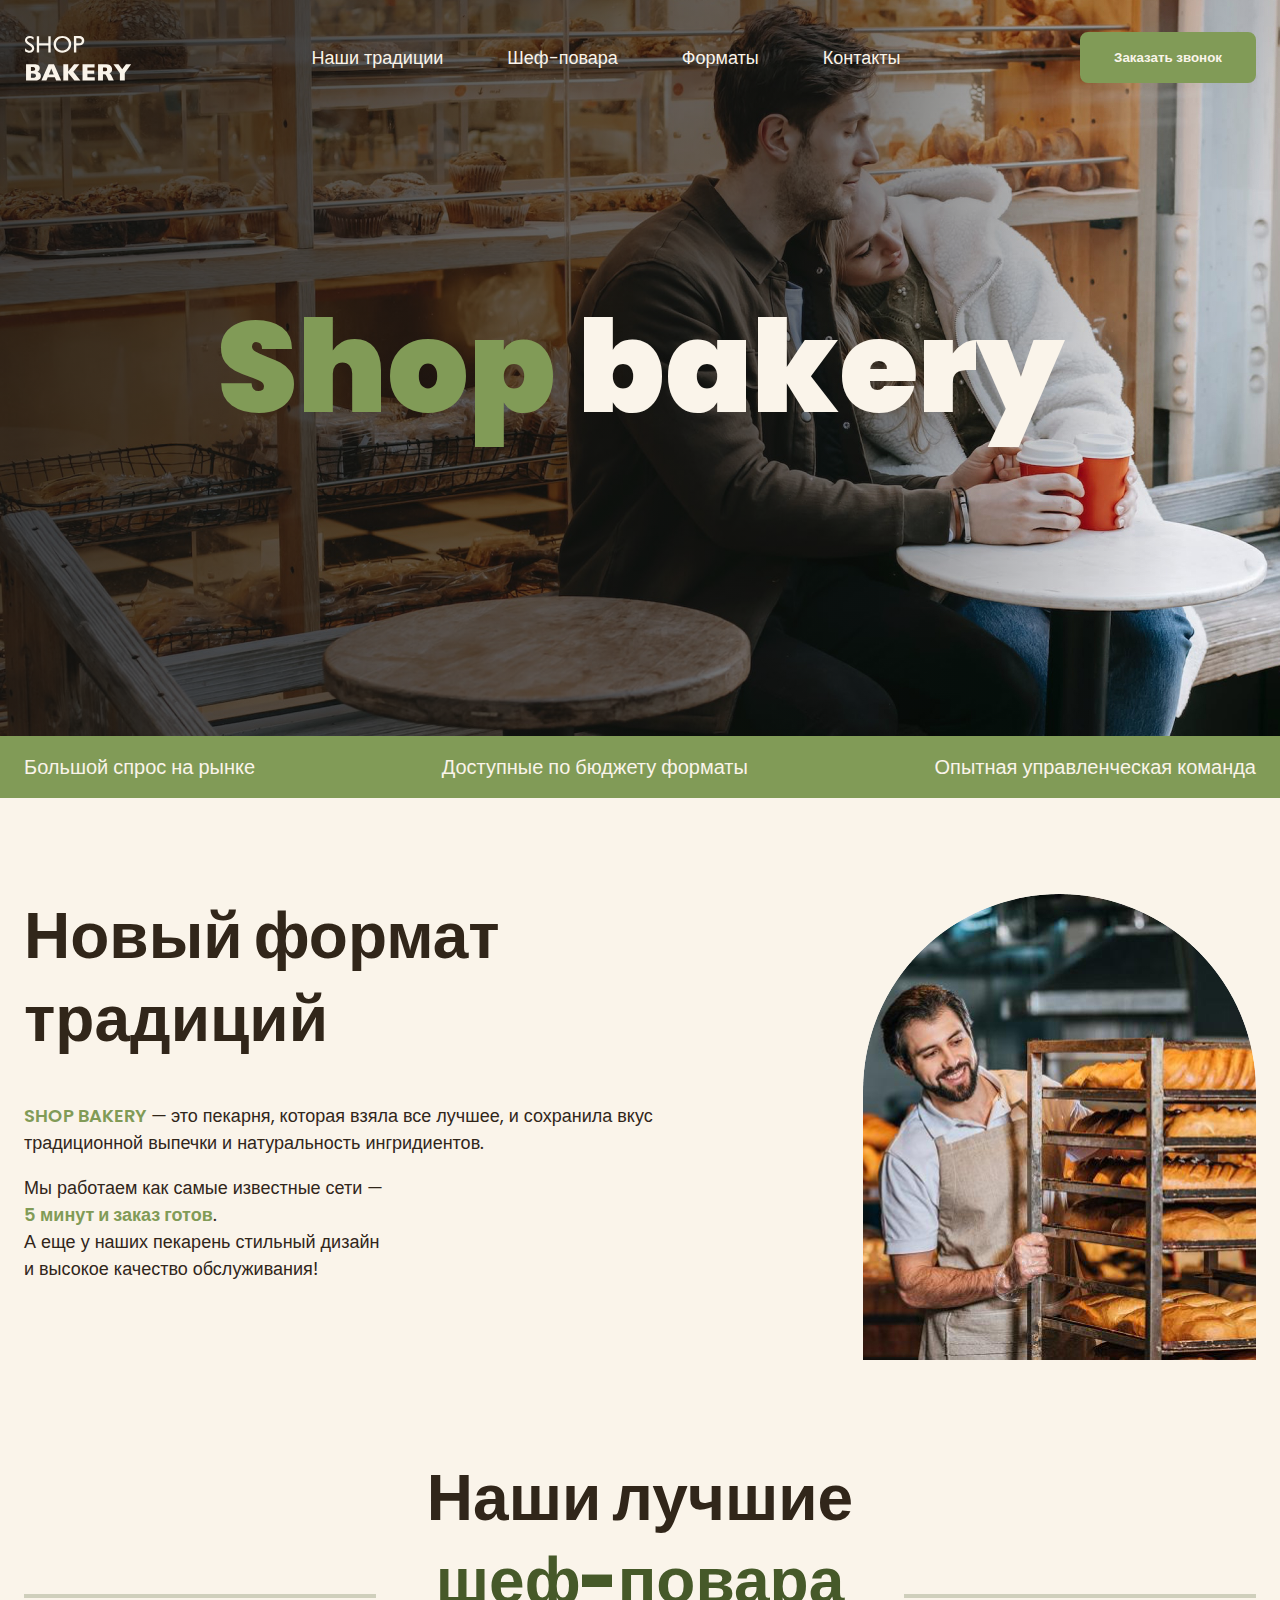
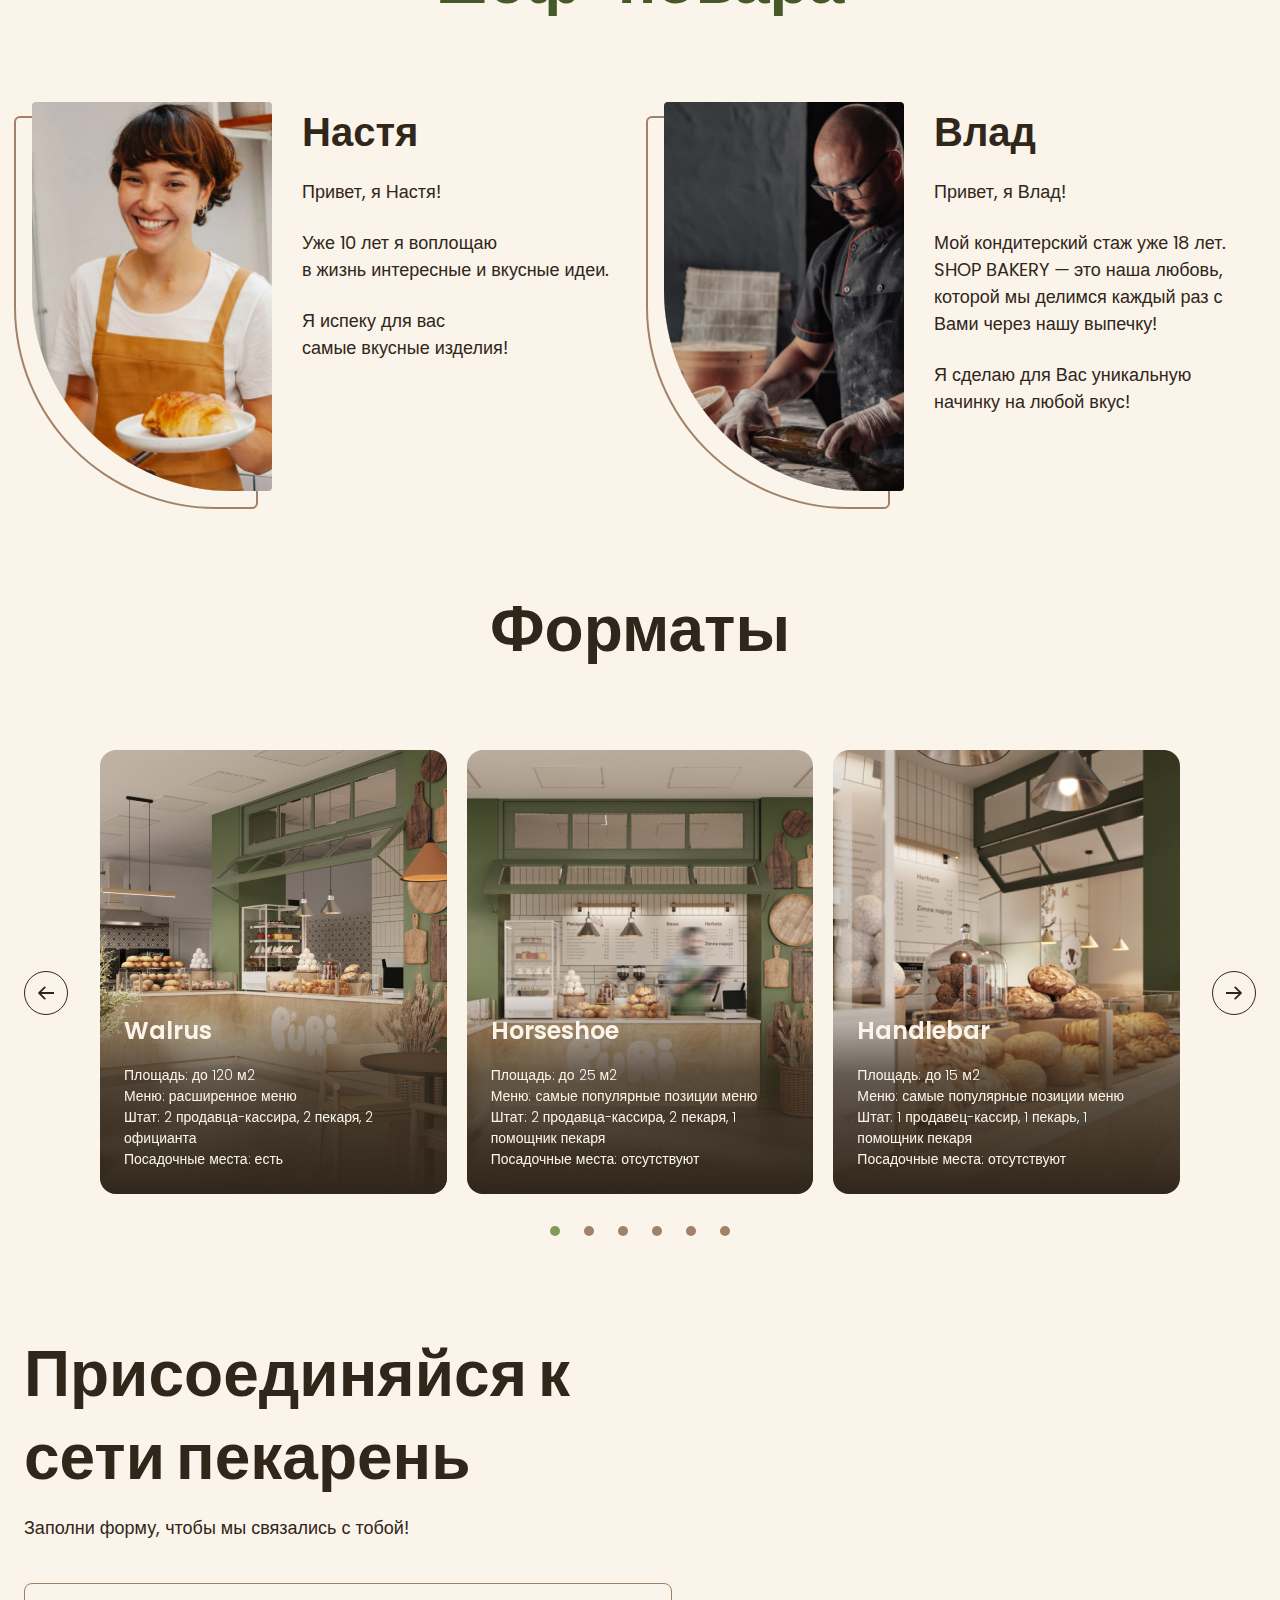
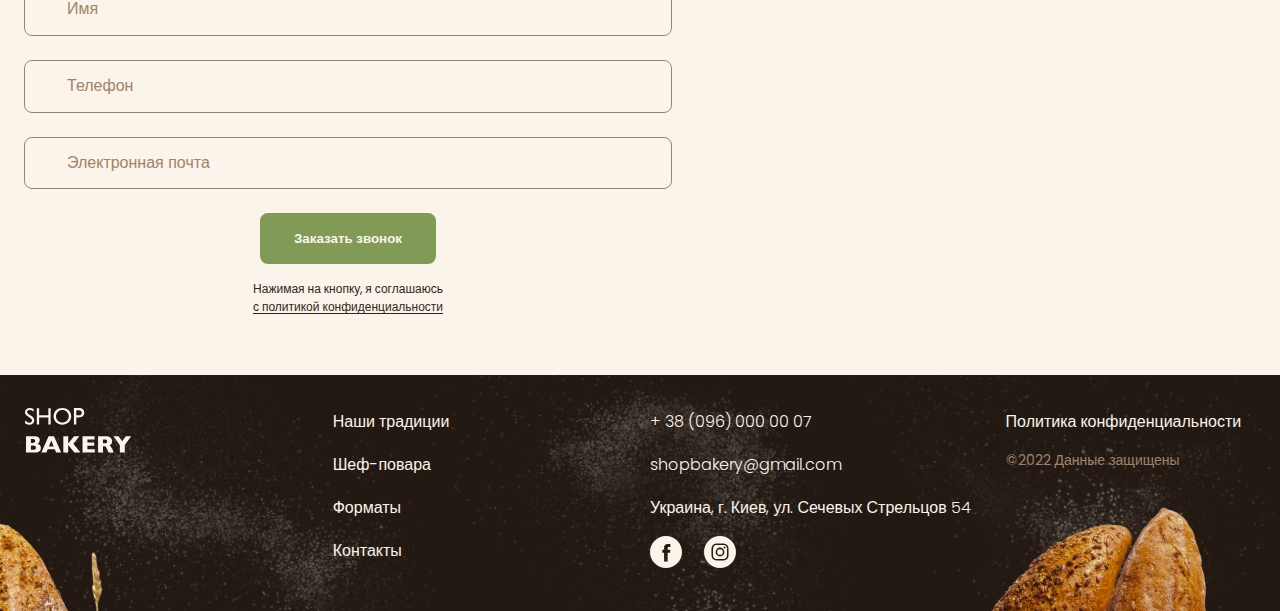
<file: index.html>
<!DOCTYPE html>
<html lang="ru">
  <head>
    <meta charset="UTF-8" />
    <meta name="viewport" content="width=device-width, initial-scale=1.0" />
    <title>Современная пекарня</title>
    <!-- Styles -->
    <link rel="stylesheet" href="./css/main.min.css" />
    <link
      rel="stylesheet"
      href="https://cdn.jsdelivr.net/npm/swiper@11/swiper-bundle.min.css"
    />
  </head>
  <body>
    <header class="header">
      <div class="container">
        <div class="header__container">
          <nav class="header__nav">
            <a href="./index.html">
              <img src="./images/logo.svg" alt="Логотип современной пекарни" />
            </a>
            <ul class="header__menu">
              <li>
                <a class="link" href="#traditions-section">Наши традиции</a>
              </li>
              <li><a class="link" href="#chefs-section">Шеф-повара</a></li>
              <li><a class="link" href="#formats-section">Форматы</a></li>
              <li><a class="link" href="#contact-section">Контакты</a></li>
            </ul>
          </nav>
          <button class="header__button button modal-btn-open" type="button">
            Заказать звонок
          </button>
          <button class="header__burger menu-btn-open" type="button">
            <svg class="header__icon-menu" width="24px" height="24px">
              <use href="./images/icons.svg#icon-menu"></use>
            </svg>
          </button>
          <div class="mobile-menu">
            <button class="mobile-menu__btn-close menu-btn-close" type="button">
              <svg class="close-button" width="16px" height="16px">
                <use href="./images/icons.svg#icon-close-button"></use>
              </svg>
            </button>
            <nav class="mobile-menu__nav">
              <div class="mobile-menu__logo">
                <a href="./index.html">
                  <img
                    src="./images/logo-dark.svg"
                    alt="Логотип современной пекарни"
                  />
                </a>
              </div>
              <ul class="mobile-menu__menu">
                <li>
                  <a class="link mobile-menu__link" href="#traditions-section"
                    >Наши традиции</a
                  >
                </li>
                <li>
                  <a class="link mobile-menu__link" href="#chefs-section"
                    >Шеф-повара</a
                  >
                </li>
                <li>
                  <a class="link mobile-menu__link" href="#formats-section"
                    >Форматы</a
                  >
                </li>
                <li>
                  <a class="link mobile-menu__link" href="#contact-section"
                    >Контакты</a
                  >
                </li>
              </ul>
            </nav>
          </div>
        </div>
      </div>
    </header>
    <main>
      <section class="hero-section">
        <div class="container">
          <h1 class="hero-section__title">
            <span class="text-brand" lang="en">Shop</span> bakery
          </h1>
          <button
            class="hero-section__button button modal-btn-open"
            type="button"
          >
            Заказать звонок
          </button>
        </div>
      </section>
      <section class="advantages-section">
        <div class="container">
          <h2 class="visually-hidden">Наши преимущества</h2>
          <ul class="advantages-section__list">
            <li class="advantages-section__item">Большой спрос на рынке</li>
            <li class="advantages-section__item">
              Доступные по бюджету форматы
            </li>
            <li class="advantages-section__item">
              Опытная управленческая команда
            </li>
          </ul>
        </div>
      </section>
      <section class="traditions-section section" id="traditions-section">
        <div class="container">
          <div class="traditions-section__container">
            <div class="traditions-section__content">
              <h2 class="traditions-section__title section__title">
                Новый формат традиций
              </h2>
              <p>
                <span class="text-brand text-bold text-uppercase"
                  >shop bakery</span
                >
                — это пекарня, которая взяла все лучшее, и сохранила вкус
                традиционной выпечки и натуральность ингридиентов.
              </p>
              <p
                class="traditions-section__text traditions-section__text--limited"
              >
                Мы работаем как самые известные сети —
                <span class="text-brand text-bold">5 минут и заказ готов</span>.
                <br />А еще у наших пекарень стильный дизайн и высокое качество
                обслуживания!
              </p>
            </div>
            <img
              class="traditions-section__image"
              srcset="./images/baker-man.jpg 1x, ./images/baker-man@2x.jpg 2x"
              src="./images/baker-man.jpg."
              alt="Мужчина пекарь смотрит на багеты с улыбкой"
            />
          </div>
        </div>
      </section>
      <section class="chefs-section section" id="chefs-section">
        <div class="container">
          <h2
            class="chefs-section__title section__title section__title--centered"
          >
            Наши лучшие <br /><span class="text-brand-dark">шеф-повара</span>
          </h2>
          <ul class="chefs-section__list">
            <li class="chefs-section__item">
              <article class="chef-card">
                <img
                  class="chef-card__photo"
                  srcset="./images/nastya.jpg 1x, ./images/nastya@2x.jpg 2x"
                  src="./images/nastya.jpg"
                  alt="Nastya chef"
                />
                <div>
                  <h3 class="chef-card__title">Настя</h3>
                  <p class="chef-card__text">Привет, я Настя!</p>
                  <p class="chef-card__text">
                    Уже 10 лет я воплощаю <br />в жизнь интересные и вкусные
                    идеи.
                  </p>
                  <p class="chef-card__text">
                    Я испеку для вас <br />самые вкусные изделия!
                  </p>
                </div>
              </article>
            </li>
            <li class="chefs-section__item">
              <article class="chef-card">
                <img
                  class="chef-card__photo"
                  srcset="./images/vlad.jpg 1x, ./images/vlad@2x.jpg 2x"
                  src="./images/vlad.jpg"
                  alt="Vlad chef"
                />
                <div>
                  <h3 class="chef-card__title">Влад</h3>
                  <p class="chef-card__text">Привет, я Влад!</p>
                  <p class="chef-card__text">
                    Мой кондитерский стаж уже 18 лет. SHOP BAKERY — это наша
                    любовь, которой мы делимся каждый раз с Вами через нашу
                    выпечку!
                  </p>
                  <p class="chef-card__text">
                    Я сделаю для Вас уникальную начинку на любой вкус!
                  </p>
                </div>
              </article>
            </li>
          </ul>
        </div>
      </section>
      <section class="formats-section section" id="formats-section">
        <div class="container">
          <h2
            class="formats-section__title section__title section__title--centered"
          >
            Форматы
          </h2>
          <div class="formats-section__slider">
            <button
              class="formats-section__button carousel-button prev"
              type="button"
            >
              <svg width="16px" height="16px">
                <use href="./images/icons.svg#icon-arrow"></use>
              </svg>
            </button>
            <div class="formats-section__container swiper-container">
              <ul class="formats-section__list swiper-wrapper">
                <li class="swiper-slide">
                  <article class="format-card">
                    <img
                      class="format-card__image"
                      srcset="
                        ./images/walrus-card.jpg    1x,
                        ./images/walrus-card@2x.jpg 2x
                      "
                      src="./images/walrus-card.jpg"
                      alt="Walrus format"
                    />
                    <h3 class="format-card__title" lang="en">Walrus</h3>
                    <p class="format-card__text">Площадь: до 120 м2</p>
                    <p class="format-card__text">Меню: расширенное меню</p>
                    <p class="format-card__text">
                      Штат: 2 продавца-кассира, 2 пекаря, 2 официанта
                    </p>
                    <p class="format-card__text">Посадочные места: есть</p>
                  </article>
                </li>
                <li class="swiper-slide">
                  <article class="format-card">
                    <img
                      class="format-card__image"
                      srcset="
                        ./images/horseshoe-card.jpg    1x,
                        ./images/horseshoe-card@2x.jpg 2x
                      "
                      src="./images/horseshoe-card.jpg"
                      alt="Horseshoe format"
                    />
                    <h3 class="format-card__title" lang="en">Horseshoe</h3>
                    <p class="format-card__text">Площадь: до 25 м2</p>
                    <p class="format-card__text">
                      Меню: самые популярные позиции меню
                    </p>
                    <p class="format-card__text">
                      Штат: 2 продавца-кассира, 2 пекаря, 1 помощник пекаря
                    </p>
                    <p class="format-card__text">
                      Посадочные места: отсутствуют
                    </p>
                  </article>
                </li>
                <li class="swiper-slide">
                  <article class="format-card">
                    <img
                      class="format-card__image"
                      srcset="
                        ./images/handlebar-card.jpg    1x,
                        ./images/handlebar-card@2x.jpg 2x
                      "
                      src="./images/handlebar-card.jpg"
                      alt="Handlebar format"
                    />
                    <h3 class="format-card__title" lang="en">Handlebar</h3>
                    <p class="format-card__text">Площадь: до 15 м2</p>
                    <p class="format-card__text">
                      Меню: самые популярные позиции меню
                    </p>
                    <p class="format-card__text">
                      Штат: 1 продавец-кассир, 1 пекарь, 1 помощник пекаря
                    </p>
                    <p class="format-card__text">
                      Посадочные места: отсутствуют
                    </p>
                  </article>
                </li>
                <li class="swiper-slide">
                  <article class="format-card">
                    <img
                      class="format-card__image"
                      srcset="
                        ./images/walrus-card.jpg    1x,
                        ./images/walrus-card@2x.jpg 2x
                      "
                      src="./images/walrus-card.jpg"
                      alt="Walrus format"
                    />
                    <h3 class="format-card__title" lang="en">Walrus</h3>
                    <p class="format-card__text">Площадь: до 120 м2</p>
                    <p class="format-card__text">Меню: расширенное меню</p>
                    <p class="format-card__text">
                      Штат: 2 продавца-кассира, 2 пекаря, 2 официанта
                    </p>
                    <p class="format-card__text">Посадочные места: есть</p>
                  </article>
                </li>
                <li class="swiper-slide">
                  <article class="format-card">
                    <img
                      class="format-card__image"
                      srcset="
                        ./images/horseshoe-card.jpg    1x,
                        ./images/horseshoe-card@2x.jpg 2x
                      "
                      src="./images/horseshoe-card.jpg"
                      alt="Horseshoe format"
                    />
                    <h3 class="format-card__title" lang="en">Horseshoe</h3>
                    <p class="format-card__text">Площадь: до 25 м2</p>
                    <p class="format-card__text">
                      Меню: самые популярные позиции меню
                    </p>
                    <p class="format-card__text">
                      Штат: 2 продавца-кассира, 2 пекаря, 1 помощник пекаря
                    </p>
                    <p class="format-card__text">
                      Посадочные места: отсутствуют
                    </p>
                  </article>
                </li>
                <li class="swiper-slide">
                  <article class="format-card">
                    <img
                      class="format-card__image"
                      srcset="
                        ./images/handlebar-card.jpg    1x,
                        ./images/handlebar-card@2x.jpg 2x
                      "
                      src="./images/handlebar-card.jpg"
                      alt="Handlebar format"
                    />
                    <h3 class="format-card__title" lang="en">Handlebar</h3>
                    <p class="format-card__text">Площадь: до 15 м2</p>
                    <p class="format-card__text">
                      Меню: самые популярные позиции меню
                    </p>
                    <p class="format-card__text">
                      Штат: 1 продавец-кассир, 1 пекарь, 1 помощник пекаря
                    </p>
                    <p class="format-card__text">
                      Посадочные места: отсутствуют
                    </p>
                  </article>
                </li>
              </ul>
              <div class="pagination">
                <span class="pagination__button"></span>
                <span class="pagination__button"></span>
                <span class="pagination__button"></span>
                <span class="pagination__button"></span>
              </div>
            </div>
            <button
              class="formats-section__button carousel-button next"
              type="button"
            >
              <svg width="16px" height="16px">
                <use href="./images/icons.svg#icon-arrow"></use>
              </svg>
            </button>
          </div>
        </div>
      </section>
      <section class="contact-section section" id="contact-section">
        <div class="container">
          <div class="contact-section__container">
            <div class="contact-section__form">
              <h2 class="contact-section__title section__title">
                Присоединяйся к сети пекарень
              </h2>
              <p class="contact-section__text">
                Заполни форму, чтобы мы связались с тобой!
              </p>
              <form name="contact-form" autocomplete="off">
                <div class="contact-section__form-field input">
                  <label class="input__label visually-hidden" for="user-name"
                    >Имя</label
                  >
                  <input
                    class="input__control"
                    type="text"
                    id="user-name"
                    name="user-name"
                    placeholder="Имя"
                    required
                  />
                </div>

                <div class="contact-section__form-field input">
                  <label class="input__label visually-hidden" for="user-tel"
                    >Телефон</label
                  >
                  <input
                    class="input__control"
                    type="tel"
                    id="user-tel"
                    name="user-tel"
                    placeholder="Телефон"
                    required
                  />
                </div>

                <div class="contact-section__form-field input">
                  <label class="input__label visually-hidden" for="user-email"
                    >Электронная почта</label
                  >
                  <input
                    class="input__control"
                    type="email"
                    id="user-email"
                    name="user-email"
                    placeholder="Электронная почта"
                    required
                  />
                </div>

                <button class="contact-section__button button" type="submit">
                  Заказать звонок
                </button>
                <p class="contact-section__form-terms form-terms">
                  Нажимая на кнопку, я соглашаюсь
                  <a class="form-terms__link" href="#"
                    >с политикой конфиденциальности</a
                  >
                </p>
              </form>
            </div>
            <iframe
              class="contact-section__map"
              src="https://www.google.com/maps/embed?pb=!1m14!1m8!1m3!1d2540.1863327487654!2d30.4929545!3d50.4562548!3m2!1i1024!2i768!4f13.1!3m3!1m2!1s0x40d4ce637c006b2d%3A0xaf86385f19996ff0!2z0YPQuy4g0KHQtdGH0LXQstGL0YUg0KHRgtGA0LXQu9GM0YbQvtCyLCA1NCwg0JrQuNC10LIsINCj0LrRgNCw0LjQvdCwLCAwMjAwMA!5e0!3m2!1sru!2ses!4v1733254747325!5m2!1sru!2ses"
              allowfullscreen=""
              loading="lazy"
              referrerpolicy="no-referrer-when-downgrade"
            ></iframe>
          </div>
        </div>
      </section>
    </main>
    <footer class="footer">
      <div class="container">
        <div class="footer__container">
          <nav class="footer__nav">
            <div class="footer__logo">
              <a href="./index.html">
                <img
                  src="./images/logo.svg"
                  alt="Логотип современной пекарни"
                />
              </a>
            </div>
            <ul class="footer__menu">
              <li>
                <a class="link footer__link" href="#traditions-section"
                  >Наши традиции</a
                >
              </li>
              <li>
                <a class="link footer__link" href="#chefs-section"
                  >Шеф-повара</a
                >
              </li>
              <li>
                <a class="link footer__link" href="#formats-section">Форматы</a>
              </li>
              <li>
                <a class="link footer__link" href="#contact-section"
                  >Контакты</a
                >
              </li>
            </ul>
          </nav>
          <address class="footer__address">
            <ul class="footer__address-list">
              <li>
                <a class="footer__address-link" href="tel:+380960000007"
                  >+ 38 (096) 000 00 07</a
                >
              </li>
              <li>
                <a
                  class="footer__address-link"
                  href="mailto:shopbakery@gmail.com"
                  >shopbakery@gmail.com</a
                >
              </li>
              <li>
                <a
                  class="footer__address-link"
                  href="https://maps.app.goo.gl/92hsNpKSMVQfGkDX8"
                  target="_blank"
                  >Украина, г. Киев, ул. Сечевых Стрельцов 54</a
                >
              </li>
              <div class="footer__address-icons">
                <li>
                  <a href="#">
                    <svg
                      class="footer__address-icon"
                      width="32px"
                      height="32px"
                    >
                      <use href="./images/icons.svg#icon-facebook"></use>
                    </svg>
                  </a>
                </li>
                <li>
                  <a href="#">
                    <svg
                      class="footer__address-icon"
                      width="32px"
                      height="32px"
                    >
                      <use href="./images/icons.svg#icon-instagram"></use>
                    </svg>
                  </a>
                </li>
              </div>
            </ul>
            <div class="footer__address-info">
              <a class="footer__address-link" href="#" target="_blank"
                >Политика конфиденциальности</a
              >
              <p class="footer__address-copyright">
                &copy;2022 Данные защищены
              </p>
            </div>
          </address>
        </div>
      </div>
    </footer>
    <div class="backdrop is-hidden">
      <div class="modal">
        <button class="modal__btn-close modal-btn-close" type="button">
          <svg class="close-button" width="16px" height="16px">
            <use href="./images/icons.svg#icon-close-button"></use>
          </svg>
        </button>
        <h2 class="modal__title">Заказать звонок</h2>
        <p class="modal__text">
          Оставьте заявку и наш специалист свяжется с Вами!
        </p>
        <form name="modal-form" autocomplete="off">
          <div class="modal__form-field input">
            <label class="input__label visually-hidden" for="user-name"
              >Имя</label
            >
            <input
              class="input__control"
              type="text"
              id="user-name"
              name="user-name"
              placeholder="Имя"
              required
              minlength="2"
              maxlength="20"
            />
          </div>

          <div class="modal__form-field input">
            <label class="input__label visually-hidden" for="user-tel"
              >Телефон</label
            >
            <input
              class="input__control"
              type="tel"
              id="user-tel"
              name="user-tel"
              placeholder="Телефон"
              required
            />
          </div>

          <div class="modal__form-field input">
            <label class="input__label visually-hidden" for="user-email"
              >Электронная почта</label
            >
            <input
              class="input__control"
              type="email"
              id="user-email"
              name="user-email"
              placeholder="Электронная почта"
              required
            />
          </div>

          <!-- <div class="checkbox">
            <input
              class="checkbox-input visually-hidden"
              type="checkbox"
              id="terms-conditions"
              name="terms-conditions"
            />
            <label class="checkbox-label" for="terms-conditions"
              >Я соглашаюсь с политикой конфиденциальности</label
            >
          </div> -->

          <button class="modal__button button" type="submit">
            Заказать звонок
          </button>
          <p class="form-terms">
            Нажимая на кнопку, я соглашаюсь
            <a class="form-terms__link" href="#"
              >с политикой конфиденциальности</a
            >
          </p>
        </form>
      </div>
    </div>
    <script src="https://cdn.jsdelivr.net/npm/swiper@11/swiper-bundle.min.js"></script>
    <script src="./js/formats-slider.js"></script>
    <script src="./js/mobile-menu.js"></script>
    <script src="./js/modal.js"></script>
  </body>
</html>
</file>
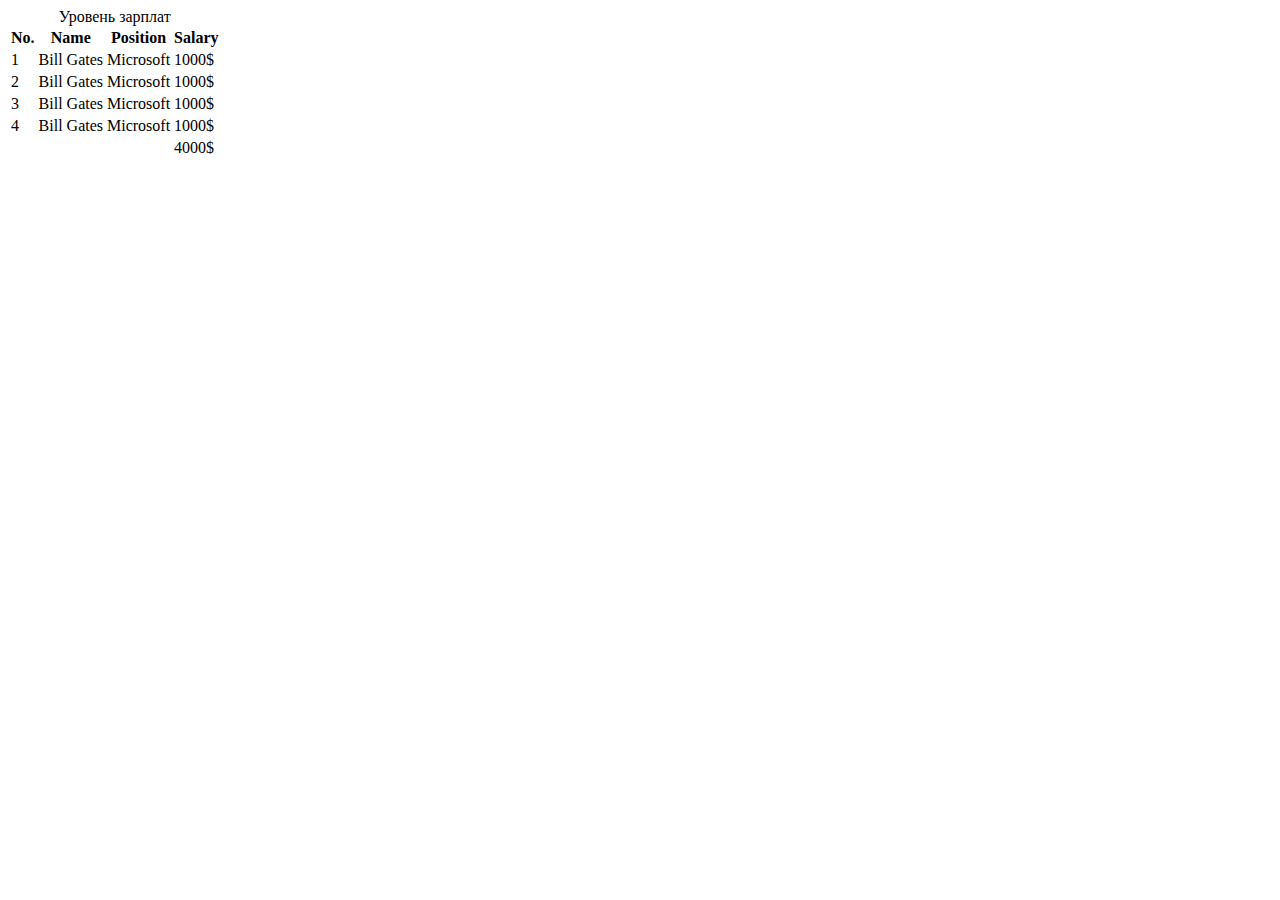
<file: test.html>
<!DOCTYPE html>
<html lang="en">
<head>
    <meta charset="UTF-8">
    <meta name="viewport" content="width=device-width, initial-scale=1.0">
    <title>Test table</title>
</head>
<body>
    <table>
        <caption>Уровень зарплат</caption>
        <thead>
            <tr>
                <th>No.</th>
                <th>Name</th>
                <th>Position</th>
                <th>Salary</th>
            </tr>
        </thead>
        <tbody>
    <tr>
        <td>1</td>
        <td>Bill Gates</td>
        <td>Microsoft</td>
        <td>1000$</td>
    </tr>
    <tr>
        <td>2</td>
        <td>Bill Gates</td>
        <td>Microsoft</td>
        <td>1000$</td>
    </tr>
    <tr>
        <td>3</td>
        <td>Bill Gates</td>
        <td>Microsoft</td>
        <td>1000$</td>
    </tr>
    <tr>
        <td>4</td>
        <td>Bill Gates</td>
        <td>Microsoft</td>
        <td>1000$</td>
    </tr>
        </tbody>
        <tfoot>
            <tr>
                <td></td>
                <td></td>
                <td></td>
                <td>4000$</td>
            </tr>
        </tfoot>
    </table>
</body>
</html>
</file>
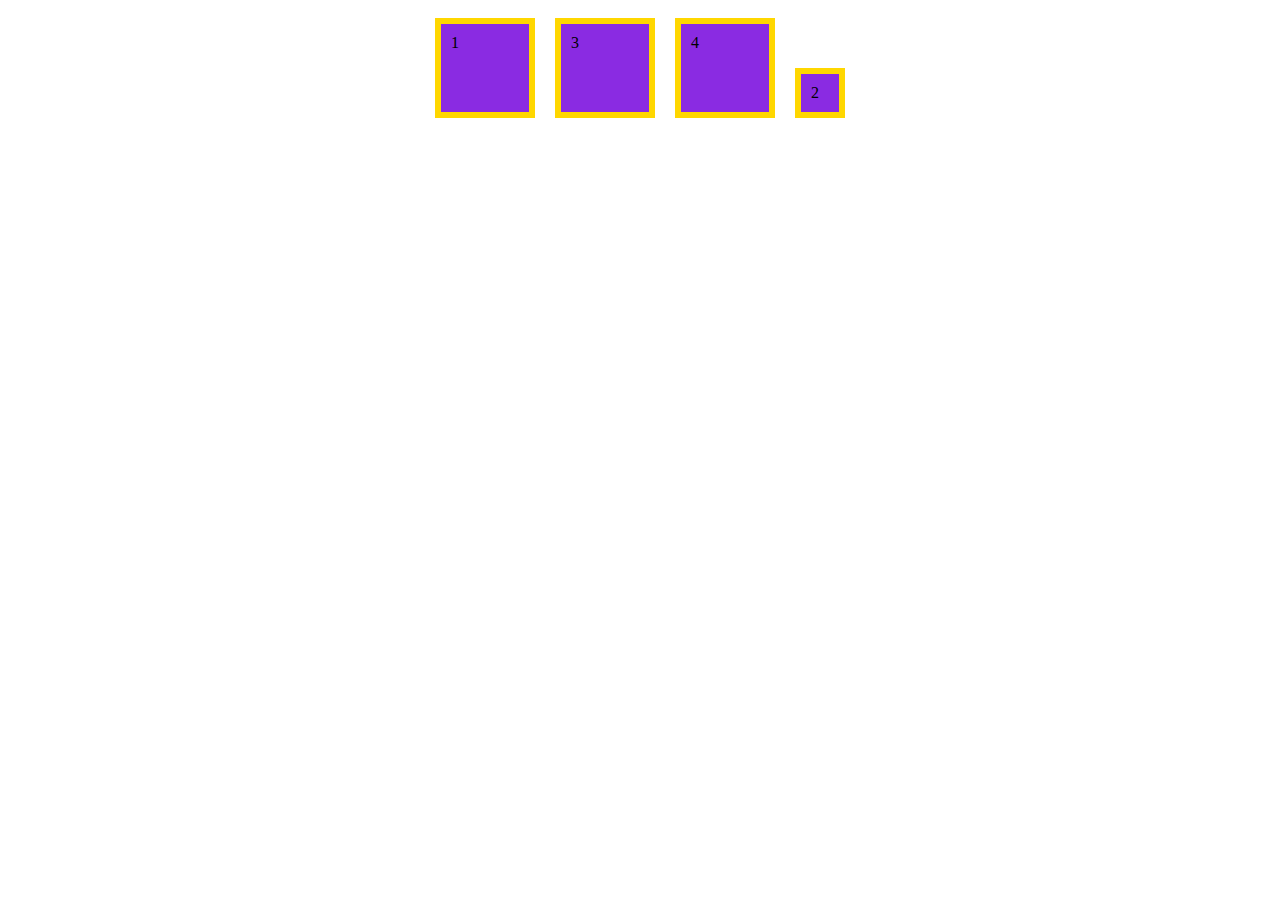
<file: test2.html>
<!DOCTYPE html>
<html lang="en">
  <head>
    <meta charset="UTF-8" />
    <meta name="viewport" content="width=device-width, initial-scale=1.0" />
    <title>Test</title>
    <link rel="stylesheet" href="./css/test.css" />
  </head>
  <body>
    <div class="flex-container">
      <div class="item">1</div>
      <div class="item">2</div>
      <div class="item">3</div>
      <div class="item">4</div>
    </div>
  </body>
</html>
</file>
<file: css/test.css>
* {
  box-sizing: border-box;
}

.flex-container {
  display: flex;
  /* flex-direction: column; */
  justify-content: center;
  align-items: center;
  flex-wrap: wrap;
}

.item {
  /* display: inline-block; */
  /* width: 100px; */
  flex-basis: 100px;
  height: 100px;
  background-color: blueviolet;
  padding: 10px;
  border: 6px solid gold;
  margin: 10px;
}

.item:nth-child(2) {
  flex-basis: 50px;
  height: 50px;
  align-self: flex-end;
  order: 4;
}

/* .item:last-child {
  width: 80px;
  height: 80px;
} */

/* padding-top: 16px;
  padding-right: 42px;
  padding-bottom: 16px;
  padding-left: 42px; */

/* padding: 16px 42px 16px 42px; */

/* padding: 16px 42px; */
</file>
<file: css/main.min.css>
:root{--color-brand: #819b57;--color-brand-light: #cfcfbc;--color-brand-dark: #465929;--color-primary-dark: #31261a;--color-primary-light: #faf4ea;--color-secondary-dark: #a18268}*,*::before,*::after{-webkit-box-sizing:border-box;box-sizing:border-box}body{color:var(--color-primary-dark);background-color:var(--color-primary-light);font-family:"Poppins",sans-serif;font-size:16px;font-weight:300;line-height:1.5;margin:0}@media screen and (min-width: 768px){body{font-size:18px;font-weight:400}}h1,h2,h3,h4,h5,h6,p{margin-top:0}img{display:block;max-width:100%;height:auto;-o-object-fit:cover;object-fit:cover}a{display:inline-block}ul{margin:0;padding:0;list-style-type:none}address{font-style:normal}.button{display:block;padding:16px 32px;color:var(--color-primary-light);background-color:var(--color-brand);border:2px solid var(--color-brand);border-radius:8px;cursor:pointer;font-weight:600;-webkit-transition:color .2s,background-color .2s;transition:color .2s,background-color .2s}.button:hover{background-color:rgba(0,0,0,0);color:var(--color-brand-dark)}.carousel-button{display:-webkit-box;display:-ms-flexbox;display:flex;-webkit-box-align:center;-ms-flex-align:center;align-items:center;-webkit-box-pack:center;-ms-flex-pack:center;justify-content:center;-ms-flex-negative:0;flex-shrink:0;width:44px;height:44px;padding:0;border-radius:50%;background-color:rgba(0,0,0,0);border:1px solid var(--color-primary-dark);fill:var(--color-primary-dark);cursor:pointer}.carousel-button.next{-webkit-transform:rotate(180deg);transform:rotate(180deg)}.carousel-button:hover{background-color:var(--color-primary-dark);fill:var(--color-primary-light)}.chef-card{display:-webkit-box;display:-ms-flexbox;display:flex;-webkit-box-align:start;-ms-flex-align:start;align-items:flex-start;gap:16px}@media screen and (min-width: 768px){.chef-card{gap:30px}}.chef-card__photo{width:140px;border-radius:4px 4px 4px 200px;-webkit-box-shadow:-12px 12px 0 0 var(--color-primary-light),-12px 12px 0 1.5px var(--color-secondary-dark);box-shadow:-12px 12px 0 0 var(--color-primary-light),-12px 12px 0 1.5px var(--color-secondary-dark)}@media screen and (min-width: 768px){.chef-card__photo{width:240px;-webkit-box-shadow:-16px 16px 0 0 var(--color-primary-light),-16px 16px 0 2px var(--color-secondary-dark);box-shadow:-16px 16px 0 0 var(--color-primary-light),-16px 16px 0 2px var(--color-secondary-dark)}}.chef-card__title{margin-bottom:16px;font-weight:600;font-size:24px}@media screen and (min-width: 768px){.chef-card__title{font-size:40px}}.chef-card__text{font-size:14px;margin-bottom:16px}.chef-card__text:last-child{margin-bottom:0}@media screen and (min-width: 768px){.chef-card__text{font-size:18px;margin-bottom:24px}}.close-button{stroke:var(--color-primary-dark);fill:rgba(0,0,0,0);display:-webkit-box;display:-ms-flexbox;display:flex;-webkit-box-align:center;-ms-flex-align:center;align-items:center;-webkit-box-pack:center;-ms-flex-pack:center;justify-content:center;-ms-flex-negative:0;flex-shrink:0;width:12px;height:12px;padding:0;cursor:pointer}@media screen and (min-width: 768px){.close-button{width:16px;height:16px}}.form-terms{max-width:220px;margin:0 auto;text-align:center;font-weight:500;font-size:12px;line-height:1.5}.form-terms__link{color:var(--color-primary-dark);text-underline-offset:2px}.format-card{position:relative;display:-webkit-box;display:-ms-flexbox;display:flex;-webkit-box-orient:vertical;-webkit-box-direction:normal;-ms-flex-direction:column;flex-direction:column;-webkit-box-pack:end;-ms-flex-pack:end;justify-content:flex-end;height:444px;width:100%;border-radius:16px;padding:24px;background-image:-webkit-gradient(linear, left top, left bottom, color-stop(55.21%, rgba(49, 38, 26, 0)), color-stop(72.92%, rgba(49, 38, 26, 0.71)), to(var(--color-primary-dark)));background-image:linear-gradient(180deg, rgba(49, 38, 26, 0) 55.21%, rgba(49, 38, 26, 0.71) 72.92%, var(--color-primary-dark) 100%)}.format-card__image{position:absolute;z-index:-1;top:0;left:0;width:100%;height:100%;border-radius:16px}.format-card__title{font-weight:600;font-size:20px;margin-bottom:16px;color:var(--color-primary-light)}@media screen and (min-width: 768px){.format-card__title{font-size:24px}}.format-card__text{font-weight:300;font-size:14px;color:var(--color-primary-light);margin-bottom:0}.input{position:relative}.input__label{position:absolute;top:16px;left:42px}.input__control{padding:8px 24px;width:100%;font-size:16px;line-height:1.17;border:1px solid var(--color-secondary-dark);border-radius:8px;background-color:rgba(0,0,0,0)}@media screen and (min-width: 768px){.input__control{padding:16px 42px}}.input__control:focus{border-color:var(--color-brand);outline:none}.input__control::-webkit-input-placeholder{color:var(--color-secondary-dark);font-size:16px;line-height:1.17}.input__control::-moz-placeholder{color:var(--color-secondary-dark);font-size:16px;line-height:1.17}.input__control:-ms-input-placeholder{color:var(--color-secondary-dark);font-size:16px;line-height:1.17}.input__control::-ms-input-placeholder{color:var(--color-secondary-dark);font-size:16px;line-height:1.17}.input__control::placeholder{color:var(--color-secondary-dark);font-size:16px;line-height:1.17}.input__control:focus::-webkit-input-placeholder{color:var(--color-primary-dark)}.input__control:focus::-moz-placeholder{color:var(--color-primary-dark)}.input__control:focus:-ms-input-placeholder{color:var(--color-primary-dark)}.input__control:focus::-ms-input-placeholder{color:var(--color-primary-dark)}.input__control:focus::placeholder{color:var(--color-primary-dark)}.link{color:var(--color-primary-light);text-decoration:none;-webkit-transition:color .2s;transition:color .2s}.link:hover{color:var(--color-brand)}.pagination{display:-webkit-box;display:-ms-flexbox;display:flex;-webkit-box-align:center;-ms-flex-align:center;align-items:center;gap:24px;-webkit-box-pack:center;-ms-flex-pack:center;justify-content:center}.pagination__button{width:8px;height:8px;border-radius:50%;padding:0;background-color:var(--color-secondary-dark)}@media screen and (min-width: 768px){.pagination__button{width:10px;height:10px}}.pagination__button--active{background-color:var(--color-brand)}.advantages-section{padding:40px 0 0}@media screen and (min-width: 1280px){.advantages-section{background-color:var(--color-brand);padding:16px 0}}.advantages-section__list{display:-webkit-box;display:-ms-flexbox;display:flex;-webkit-box-orient:vertical;-webkit-box-direction:normal;-ms-flex-direction:column;flex-direction:column;gap:16px;padding:24px 40px;background-color:var(--color-brand-light);border-radius:24px}@media screen and (min-width: 1280px){.advantages-section__list{-webkit-box-orient:horizontal;-webkit-box-direction:normal;-ms-flex-direction:row;flex-direction:row;-webkit-box-pack:justify;-ms-flex-pack:justify;justify-content:space-between;gap:40px;background-color:rgba(0,0,0,0);border-radius:0;padding:0}}.advantages-section__item{font-size:14px;font-weight:300}@media screen and (min-width: 1280px){.advantages-section__item{font-size:20px;color:var(--color-primary-light)}}.chefs-section__title{position:relative;margin:0 auto 24px}@media screen and (min-width: 768px){.chefs-section__title{margin-bottom:80px}}.chefs-section__title::before,.chefs-section__title::after{display:none;position:absolute;bottom:24px;content:"";width:352px;border:2px solid var(--color-brand-light)}@media screen and (min-width: 1280px){.chefs-section__title::before,.chefs-section__title::after{display:block}}.chefs-section__title::before{left:0}.chefs-section__title::after{right:0}.chefs-section__list{display:-webkit-box;display:-ms-flexbox;display:flex;-webkit-box-orient:vertical;-webkit-box-direction:normal;-ms-flex-direction:column;flex-direction:column;padding-left:8px;gap:40px}@media screen and (min-width: 1280px){.chefs-section__list{-webkit-box-orient:horizontal;-webkit-box-direction:normal;-ms-flex-direction:row;flex-direction:row;gap:40px}}@media screen and (min-width: 1280px){.chefs-section__item{-ms-flex-preferred-size:calc(100% - 15px);flex-basis:calc(100% - 15px)}}.contact-section{padding-bottom:0}@media screen and (min-width: 1280px){.contact-section{padding-bottom:96px}}.contact-section__title{text-align:center;margin-bottom:8px}@media screen and (min-width: 768px){.contact-section__title{text-align:start;margin-bottom:16px}}.contact-section__container{display:-webkit-box;display:-ms-flexbox;display:flex;-webkit-box-orient:vertical;-webkit-box-direction:normal;-ms-flex-direction:column;flex-direction:column;gap:24px}@media screen and (min-width: 1280px){.contact-section__container{-webkit-box-orient:horizontal;-webkit-box-direction:normal;-ms-flex-direction:row;flex-direction:row;gap:32px}}.contact-section__text{font-size:14px;margin-bottom:24px}@media screen and (min-width: 768px){.contact-section__text{margin-bottom:42px;font-size:18px}}.contact-section__form-field{margin-bottom:16px}@media screen and (min-width: 768px){.contact-section__form-field{margin-bottom:24px}}.contact-section__button{display:block;margin:0 auto}@media screen and (min-width: 768px){.contact-section__button{margin:0 auto 16px}}.contact-section__form-terms{display:none}@media screen and (min-width: 768px){.contact-section__form-terms{display:block}}.contact-section__map{-ms-flex-negative:0;flex-shrink:0;height:176px;border:none;margin:0 -24px}@media screen and (min-width: 1280px){.contact-section__map{width:600px;height:595px;border-radius:16px}}.container{width:100%;max-width:1288px;margin:0 auto;padding:0 24px}.footer{padding:32px 0;position:relative;background-image:url("../images/footer-background.png");background-color:var(--color-primary-dark);background-repeat:no-repeat;background-position:center;background-size:cover}@media screen and (min-device-pixel-ratio: 2),(-webkit-min-device-pixel-ratio: 2),(min-resolution: 192dpi),(min-resolution: 2dppx){.footer{background-image:url("../images/footer-background@2x.png")}}.footer::before,.footer::after{position:absolute;background-repeat:no-repeat;content:""}.footer::before{background-image:url("../images/decor-bread-mobile.png");width:95px;height:195px;left:0}@media screen and (min-width: 768px){.footer::before{background-image:url("../images/decor-bread-small.png");width:180px;height:120px;bottom:0}}.footer::after{background-image:url("../images/decor-bread-mobile-small.png");width:100px;height:90px;right:0;bottom:0}@media screen and (min-width: 768px){.footer::after{background-image:url("../images/decor-bread-large.png");width:380px;height:187px}}.footer__container{display:-webkit-box;display:-ms-flexbox;display:flex;-webkit-box-orient:vertical;-webkit-box-direction:normal;-ms-flex-direction:column;flex-direction:column}@media screen and (min-width: 768px){.footer__container{-webkit-box-orient:horizontal;-webkit-box-direction:normal;-ms-flex-direction:row;flex-direction:row;gap:20px}}.footer__link{font-size:14px;margin-bottom:16px}@media screen and (min-width: 768px){.footer__link{font-size:16px}}.footer__nav,.footer__address{display:-webkit-box;display:-ms-flexbox;display:flex;text-align:center;-webkit-box-orient:vertical;-webkit-box-direction:normal;-ms-flex-direction:column;flex-direction:column}@media screen and (min-width: 768px){.footer__nav,.footer__address{-webkit-box-orient:horizontal;-webkit-box-direction:normal;-ms-flex-direction:row;flex-direction:row;text-align:left;-ms-flex-preferred-size:50%;flex-basis:50%;gap:20px}}.footer__logo,.footer__menu{-webkit-box-flex:1;-ms-flex-positive:1;flex-grow:1}.footer__logo{margin-bottom:32px}@media screen and (min-width: 768px){.footer__logo{margin-bottom:0}}.footer__address-list,.footer__address-info{-webkit-box-flex:1;-ms-flex-positive:1;flex-grow:1}.footer__address-link{color:var(--color-primary-light);font-weight:300;font-size:14px;text-decoration:none;margin-bottom:16px;-webkit-transition:color .2s;transition:color .2s}@media screen and (min-width: 768px){.footer__address-link{font-size:16px}}.footer__address-link:hover{color:var(--color-brand)}.footer__address-icon{fill:var(--color-primary-light);-webkit-transition:fill .2s;transition:fill .2s}.footer__address-icon:hover{fill:var(--color-brand)}.footer__address-icons{display:-webkit-box;display:-ms-flexbox;display:flex;-webkit-box-pack:center;-ms-flex-pack:center;justify-content:center;gap:22px}@media screen and (min-width: 768px){.footer__address-icons{-webkit-box-pack:start;-ms-flex-pack:start;justify-content:flex-start}}.footer__address-copyright{font-size:14px;color:var(--color-secondary-dark)}.formats-section__title{margin-bottom:24px}@media screen and (min-width: 768px){.formats-section__title{margin-bottom:80px}}.formats-section__slider{display:-webkit-box;display:-ms-flexbox;display:flex;gap:32px;-webkit-box-align:center;-ms-flex-align:center;align-items:center}.formats-section__container{overflow:hidden}.formats-section__list{margin-bottom:32px}.formats-section__button{display:none}@media screen and (min-width: 768px){.formats-section__button{display:-webkit-box;display:-ms-flexbox;display:flex}}.header{position:absolute;top:0;left:0;width:100%;padding-top:16px}@media screen and (min-width: 1280px){.header{padding-top:32px}}.header__container{display:-webkit-box;display:-ms-flexbox;display:flex;-webkit-box-align:start;-ms-flex-align:start;align-items:flex-start;gap:40px}@media screen and (min-width: 1280px){.header__container{-webkit-box-align:center;-ms-flex-align:center;align-items:center}}.header__nav{display:-webkit-box;display:-ms-flexbox;display:flex;-webkit-box-align:center;-ms-flex-align:center;align-items:center;-webkit-box-flex:1;-ms-flex-positive:1;flex-grow:1;gap:40px}.header__menu{display:none}@media screen and (min-width: 1280px){.header__menu{display:-webkit-box;display:-ms-flexbox;display:flex;-webkit-box-flex:1;-ms-flex-positive:1;flex-grow:1;-webkit-box-pack:center;-ms-flex-pack:center;justify-content:center;gap:64px}}.header__button{display:none}@media screen and (min-width: 1280px){.header__button{display:block}}.header__burger{background-color:rgba(0,0,0,0);border:none;width:24px;height:24px;padding:0;fill:var(--color-primary-light)}@media screen and (min-width: 1280px){.header__burger{display:none}}.hero-section{padding:124px 0;background-image:linear-gradient(102.76deg, rgba(18, 18, 17, 0.78) 2.03%, rgba(18, 18, 17, 0.6) 58.46%, rgba(18, 18, 17, 0) 90.36%),url("../images/hero-section-background.jpg");background-repeat:no-repeat;background-position:65%;background-size:cover}@media screen and (min-width: 768px){.hero-section{background-position:center top}}@media screen and (min-width: 1280px){.hero-section{padding:272px 0}}@media screen and (min-device-pixel-ratio: 2),(-webkit-min-device-pixel-ratio: 2),(min-resolution: 192dpi),(min-resolution: 2dppx){.hero-section{background-image:linear-gradient(102.76deg, rgba(18, 18, 17, 0.78) 2.03%, rgba(18, 18, 17, 0.6) 58.46%, rgba(18, 18, 17, 0) 90.36%),url("../images/hero-section-background@2x.jpg")}}.hero-section__title{color:var(--color-primary-light);text-align:center;font-size:67px;font-weight:900;line-height:1;margin-bottom:48px}@media screen and (min-width: 1280px){.hero-section__title{font-size:128px;line-height:1.5;margin-bottom:0}}.hero-section__button{margin:0 auto}@media screen and (min-width: 1280px){.hero-section__button{display:none}}.mobile-menu{position:fixed;top:0;left:0;width:100%;height:100%;z-index:2;background-color:var(--color-primary-light);-webkit-transform:translateX(100%);transform:translateX(100%);-webkit-transition:-webkit-transform .5s;transition:-webkit-transform .5s;transition:transform .5s;transition:transform .5s, -webkit-transform .5s}.mobile-menu.is-open{-webkit-transform:translateX(0);transform:translateX(0)}.mobile-menu__btn-close{position:absolute;top:16px;right:24px;background-color:rgba(0,0,0,0);border:none;padding:0}.mobile-menu__nav{display:-webkit-box;display:-ms-flexbox;display:flex;-webkit-box-orient:vertical;-webkit-box-direction:normal;-ms-flex-direction:column;flex-direction:column}.mobile-menu__logo{margin:16px auto 32px 24px}.mobile-menu__link{font-size:14px;margin-bottom:16px;padding-left:24px;color:var(--color-primary-dark)}@media screen and (min-width: 768px){.mobile-menu__link{font-size:16px}}.mobile-menu::after{position:absolute;background-repeat:no-repeat;content:"";background-image:url("../images/decor-bread-modal.png");width:180px;height:240px;right:0;bottom:0}.backdrop{z-index:1;position:fixed;top:0;right:0;bottom:0;left:0;display:-webkit-box;display:-ms-flexbox;display:flex;-webkit-box-align:center;-ms-flex-align:center;align-items:center;-webkit-box-pack:center;-ms-flex-pack:center;justify-content:center;padding:20px;background-color:rgba(0,0,0,.5);-webkit-transition:opacity .2s,visibility .2s;transition:opacity .2s,visibility .2s}.backdrop.is-hidden{opacity:0;visibility:hidden;pointer-events:none}.modal{position:relative;width:100%;height:100%;max-width:880px;max-height:880px;padding:48px;background-color:var(--color-primary-light);border-radius:32px;overflow-y:auto}@media screen and (min-width: 768px){.modal{padding:128px}}.modal__btn-close{position:absolute;top:20px;right:20px;background-color:rgba(0,0,0,0);border:none;padding:0}@media screen and (min-width: 768px){.modal__btn-close{top:40px;right:40px}}.modal__title{text-align:center;font-size:32px;font-weight:900;margin-bottom:8px}@media screen and (min-width: 768px){.modal__title{font-size:64px}}.modal__text{text-align:center;margin-bottom:48px;font-size:16px}@media screen and (min-width: 768px){.modal__text{font-size:18px;margin-bottom:72px}}.modal__form-field{margin-bottom:16px}@media screen and (min-width: 768px){.modal__form-field{margin-bottom:32px}}.modal__button{margin:24px auto 24px}.modal::after{position:absolute;background-repeat:no-repeat;content:"";background-image:url("../images/decor-bread-modal.png");width:180px;height:240px;right:0}.section{padding:20px 0}@media screen and (min-width: 768px){.section{padding:48px 0}}.section__title{font-weight:900;font-size:32px;line-height:1.5}@media screen and (min-width: 768px){.section__title{font-size:64px;line-height:1.3}}.section__title--centered{text-align:center}.traditions-section{padding-top:40px}@media screen and (min-width: 1280px){.traditions-section{padding-top:96px}}.traditions-section__container{display:-webkit-box;display:-ms-flexbox;display:flex;-webkit-box-align:start;-ms-flex-align:start;align-items:flex-start;-webkit-box-pack:justify;-ms-flex-pack:justify;justify-content:space-between;gap:40px}.traditions-section__content{max-width:710px}.traditions-section__title{margin-bottom:24px}@media screen and (min-width: 768px){.traditions-section__title{margin-bottom:42px}}.traditions-section__text--limited{max-width:360px}.traditions-section__image{display:none;border-radius:400px 400px 0px 0px}@media screen and (min-width: 800px){.traditions-section__image{display:block}}@font-face{font-display:swap;font-family:"Poppins";font-style:normal;font-weight:300;src:url("../fonts/poppins-v22-latin-300.woff2") format("woff2")}@font-face{font-display:swap;font-family:"Poppins";font-style:normal;font-weight:400;src:url("../fonts/poppins-v22-latin-regular.woff2") format("woff2")}@font-face{font-display:swap;font-family:"Poppins";font-style:normal;font-weight:600;src:url("../fonts/poppins-v22-latin-600.woff2") format("woff2")}@font-face{font-display:swap;font-family:"Poppins";font-style:normal;font-weight:900;src:url("../fonts/poppins-v22-latin-900.woff2") format("woff2")}.text-brand{color:var(--color-brand)}.text-brand-dark{color:var(--color-brand-dark)}.text-bold{font-weight:600}.text-uppercase{text-transform:uppercase}.visually-hidden{position:absolute;left:-10000px;top:auto;width:1px;height:1px;overflow:hidden}/*# sourceMappingURL=main.min.css.map */
</file>
